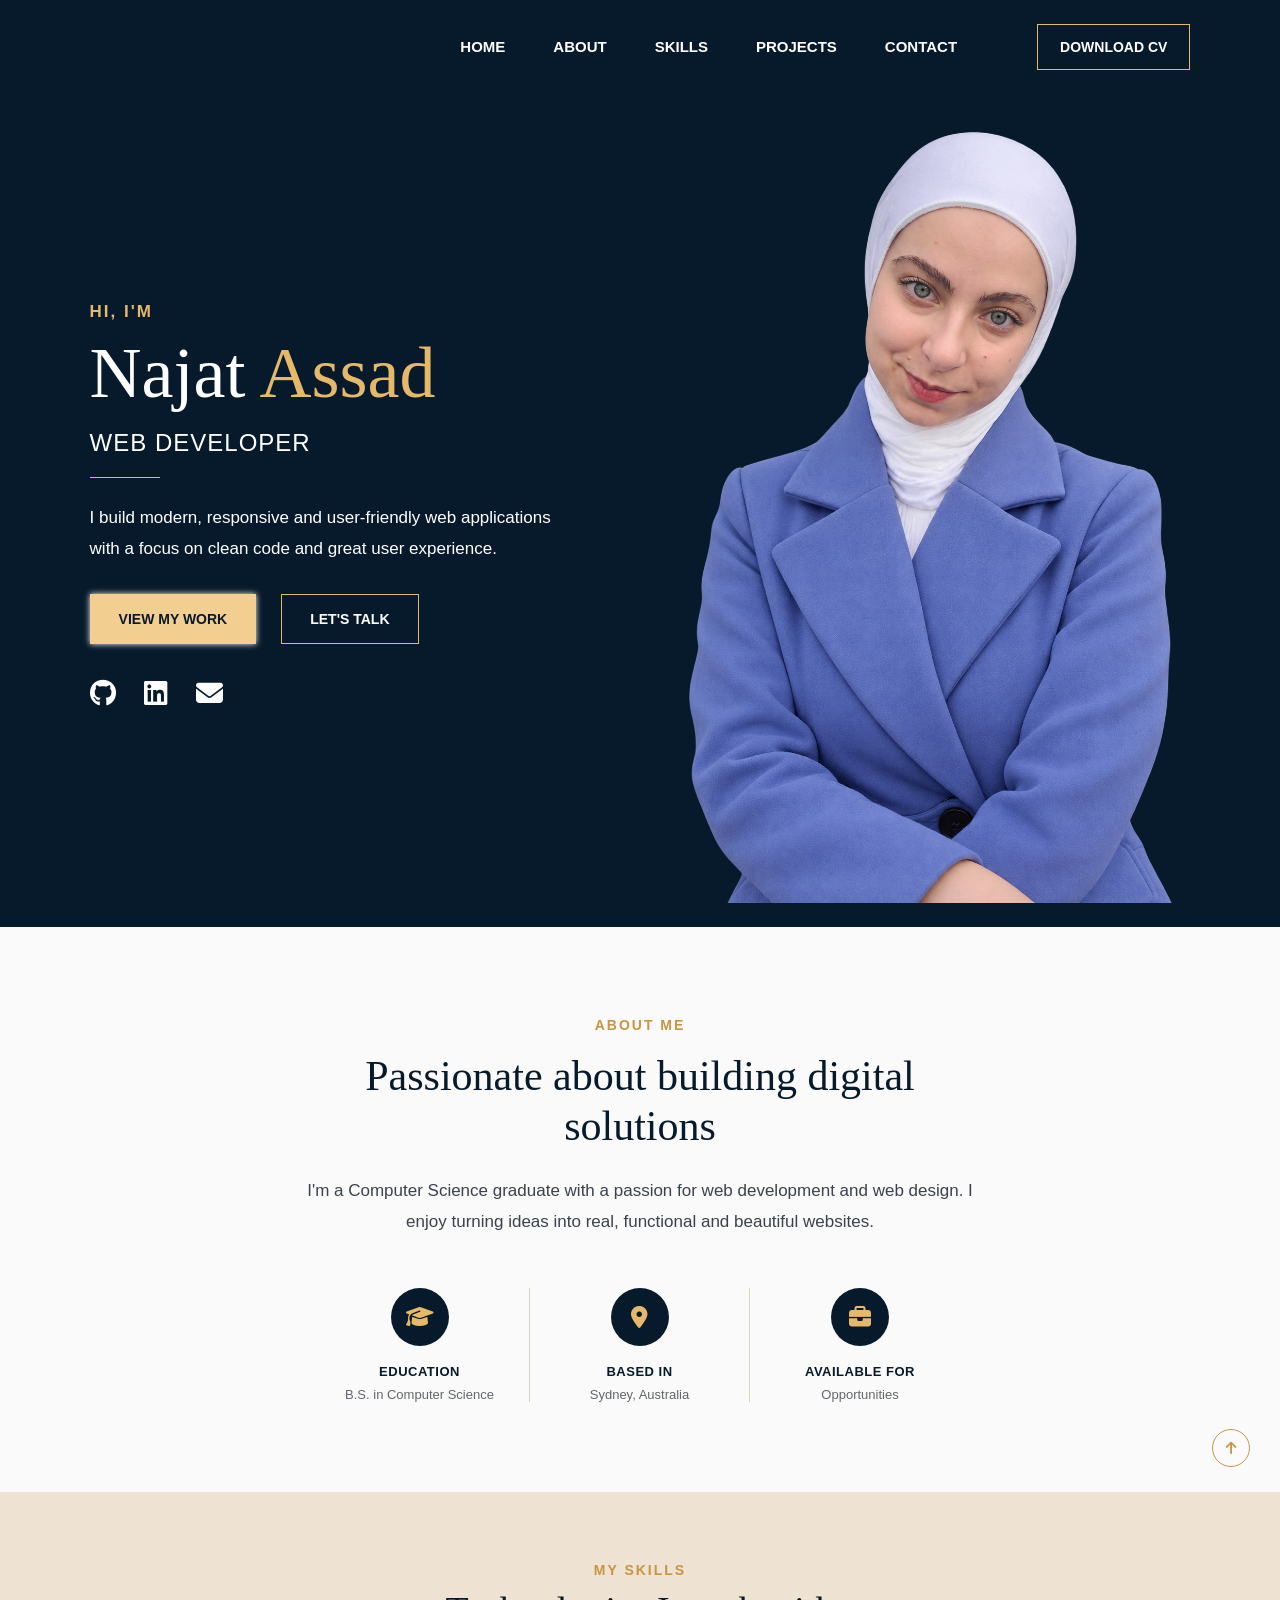
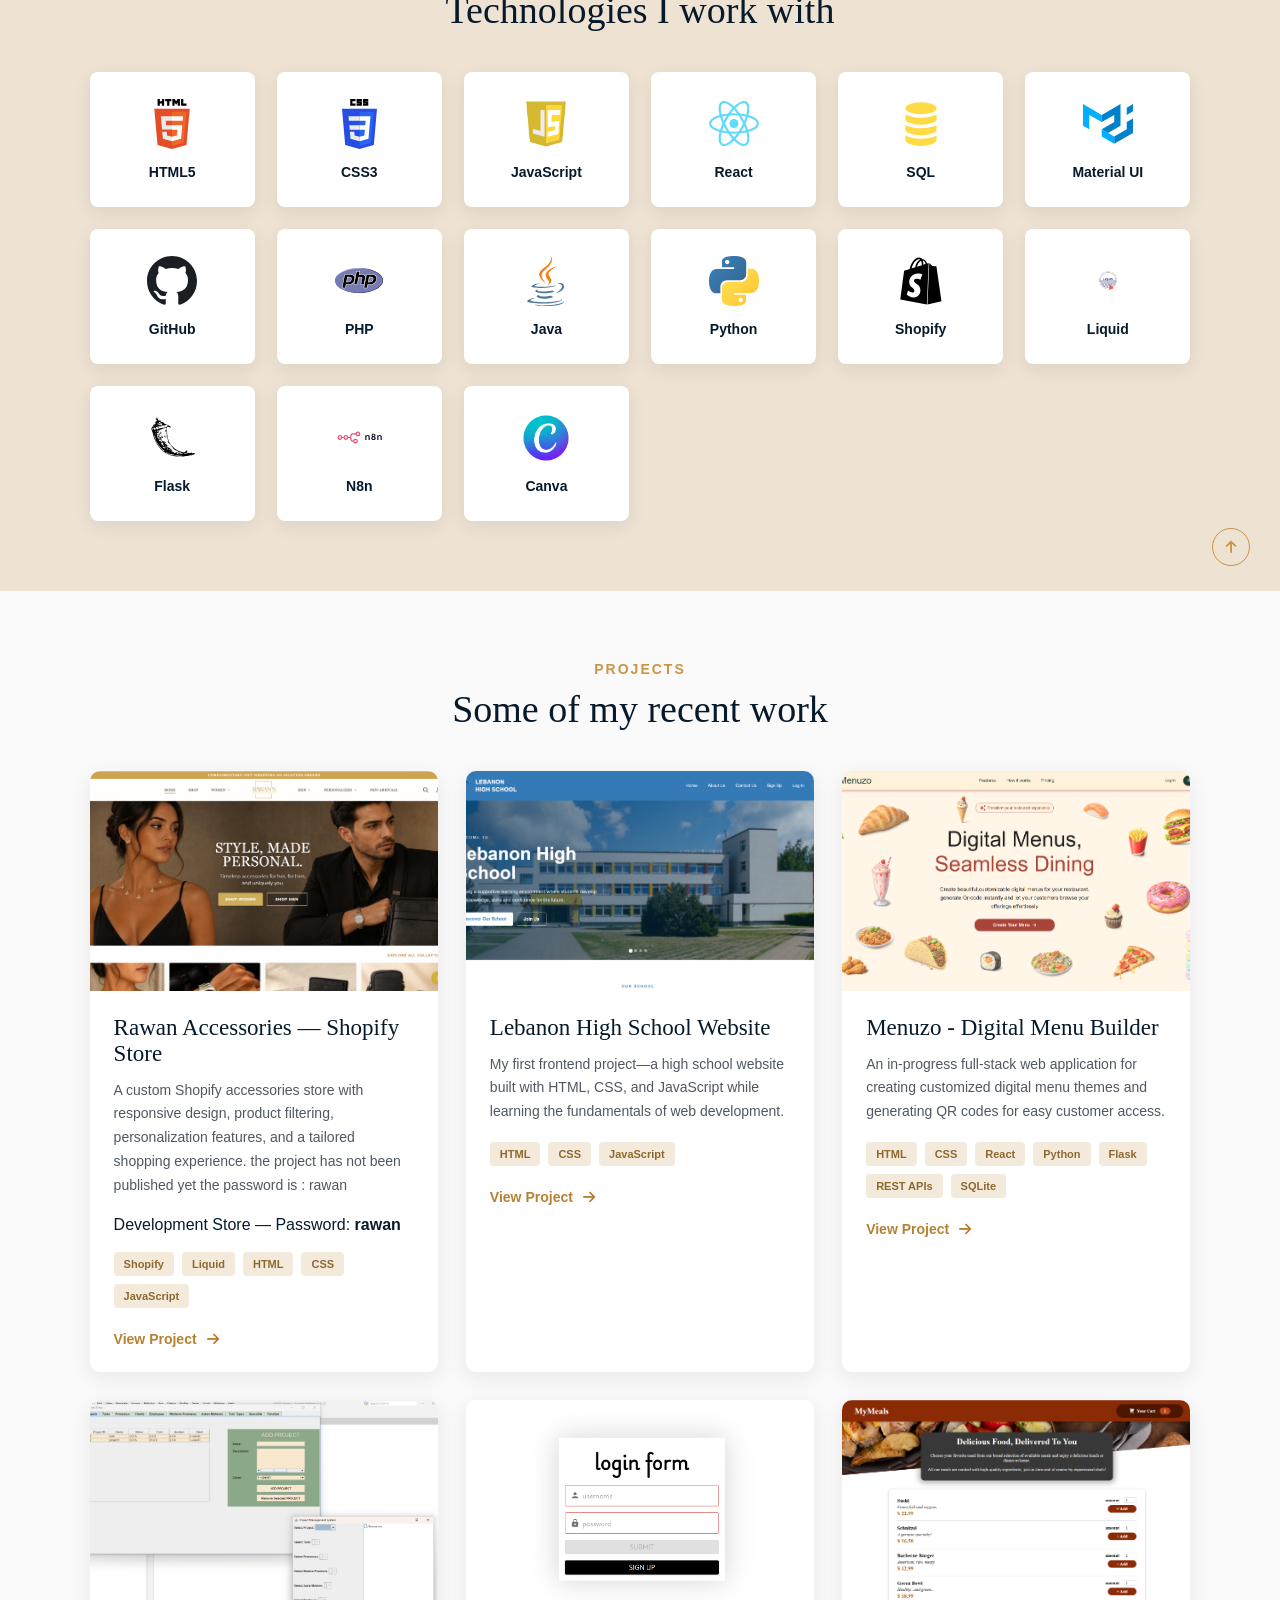
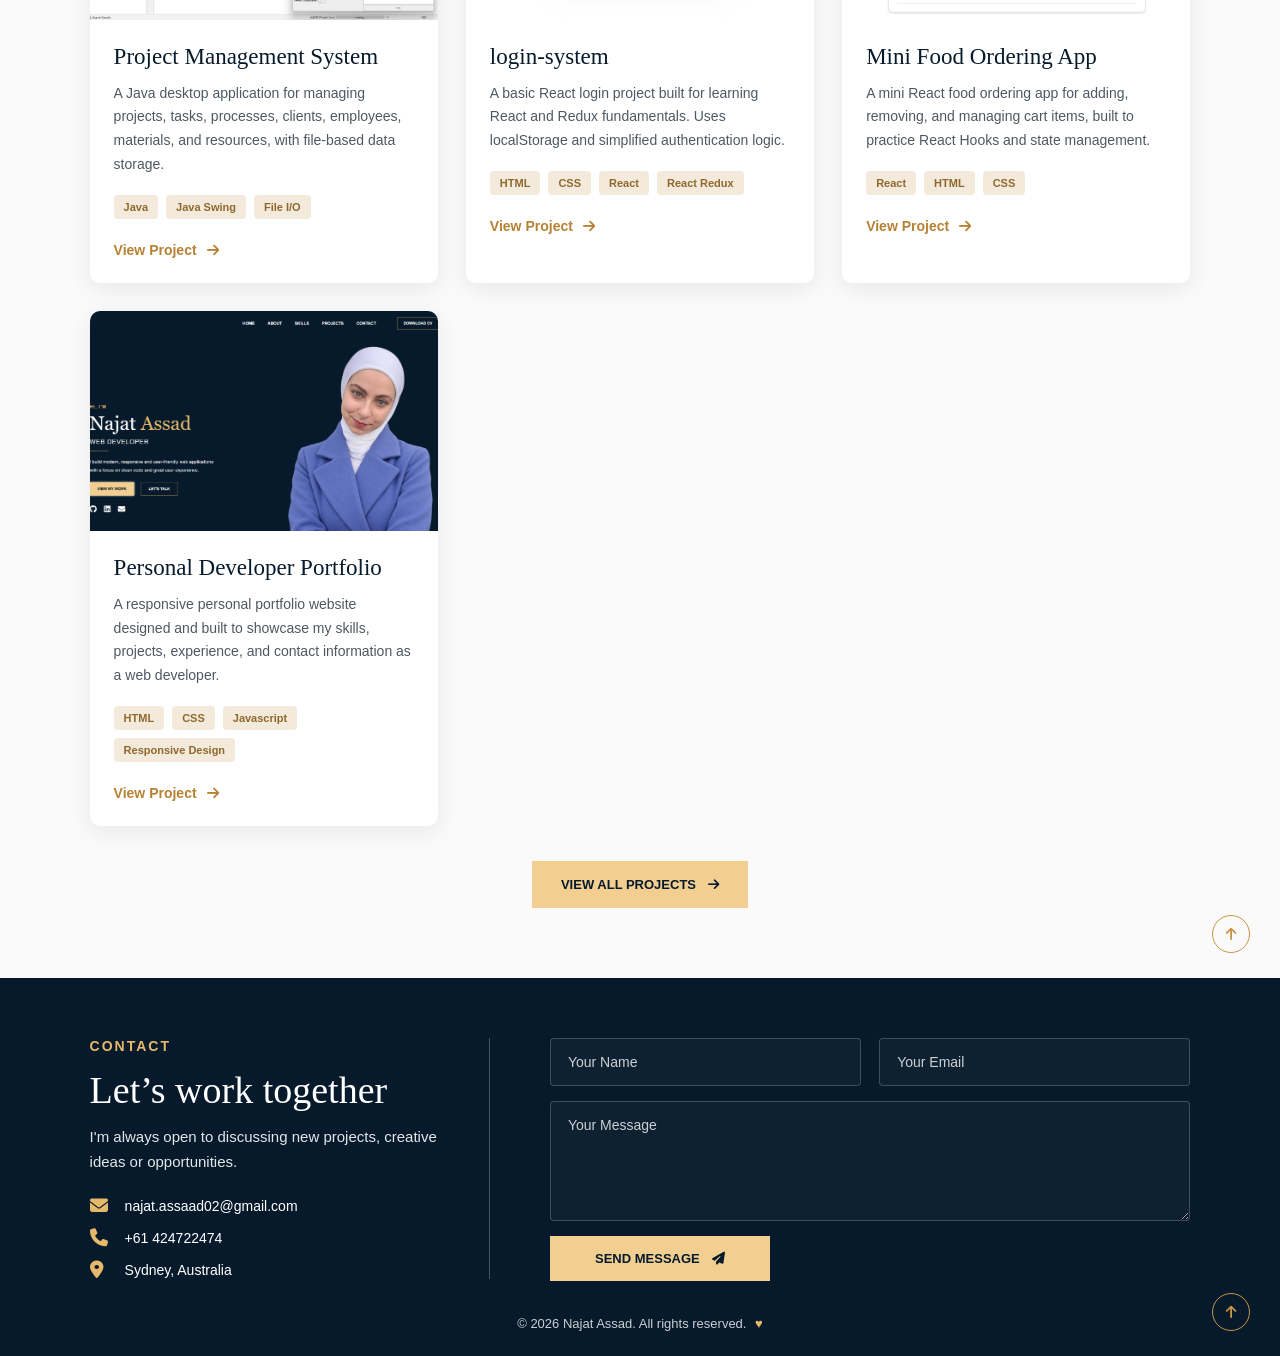
<file: index.html>
<!DOCTYPE html>
<html lang="en">

<head>
    <meta charset="UTF-8">

    <meta name="viewport" content="width=device-width, initial-scale=1.0">

    <title>Najat Assad | Web Developer</title>

    <link rel="stylesheet" href="css/style.css">

    <link rel="stylesheet" href="https://cdnjs.cloudflare.com/ajax/libs/font-awesome/6.5.2/css/all.min.css">

    <script src="javascript/script.js" defer></script>
</head>

<body>

    <section class="hero" id="home">

        <nav class="navbar">

            <ul class="nav-links" id="navLinks">
                <li><a href="#home">Home</a></li>
                <li><a href="#about">About</a></li>
                <li><a href="#skills">Skills</a></li>
                <li><a href="#projects">Projects</a></li>
                <li><a href="#contact">Contact</a></li>
                <li class="mobile-cv">
                    <a href="assets/cv/Najat-Assad-CV.pdf" class="download-btn" download="Najat-Assad-CV.pdf">
                        Download CV
                    </a>
                </li>


            </ul>


            <a href="assets/cv/Najat-Assad-CV.pdf" class="download-btn desktop-cv" download="Najat-Assad-CV.pdf">
                Download CV
            </a>
            <button class="menu-toggle" id="menuToggle" aria-label="Open navigation menu">
                <i class="fa-solid fa-bars"></i>
            </button>
        </nav>


        <div class="hero-content">

            <div class="hero-text">

                <p class="intro">HI, I'M</p>

                <h1>
                    Najat <span>Assad</span>
                </h1>

                <h2>WEB DEVELOPER</h2>

                <div class="small-line"></div>

                <p class="hero-description">
                    I build modern, responsive and user-friendly
                    web applications with a focus on clean code
                    and great user experience.
                </p>

                <div class="hero-buttons">
                    <a href="#projects">View My Work</a>
                    <a href="#contact">Let's Talk</a>
                </div>

                <div class="social-links">
                    <a href="https://github.com/NajatAssaad" target="_blank" aria-label="GitHub">
                        <i class="fa-brands fa-github"></i>
                    </a>

                    <a href="https://www.linkedin.com/in/najat-assaad-ab8ab7291?utm_source=share&utm_campaign=share_via&utm_content=profile&utm_medium=android_app"
                        target="_blank" aria-label="LinkedIn">
                        <i class="fa-brands fa-linkedin"></i>
                    </a>

                    <a href="mailto:najat.assaad02@gmail.com" aria-label="Email">
                        <i class="fa-solid fa-envelope"></i>
                    </a>
                </div>

            </div>

            <div class="hero-image">
                <img src="assets/images/profile.png" alt="Najat Assad">
            </div>

        </div>

    </section>
    <section class="about" id="about">

        <div class="about-container">

            <p class="section-label">ABOUT ME</p>

            <h2>
                Passionate about building digital solutions
            </h2>

            <p class="about-description">
                I'm a Computer Science graduate with a passion for web development
                and web design. I enjoy turning ideas into real, functional and
                beautiful websites.
            </p>


            <div class="about-info">

                <div class="info-item">
                    <div class="info-icon">
                        <i class="fa-solid fa-graduation-cap"></i>
                    </div>

                    <h3>EDUCATION</h3>

                    <p>B.S. in Computer Science</p>
                </div>


                <div class="info-item">
                    <div class="info-icon">
                        <i class="fa-solid fa-location-dot"></i>
                    </div>

                    <h3>BASED IN</h3>

                    <p>Sydney, Australia</p>
                </div>


                <div class="info-item">
                    <div class="info-icon">
                        <i class="fa-solid fa-briefcase"></i>
                    </div>

                    <h3>AVAILABLE FOR</h3>

                    <p>Opportunities</p>
                </div>

            </div>

        </div>
        <a href="#home" class="back-to-top" aria-label="Back to top">
            <i class="fa-solid fa-arrow-up"></i>
        </a>
    </section>
    <section class="skills" id="skills">

        <div class="skills-container">

            <p class="section-label">MY SKILLS</p>

            <h2>Technologies I work with</h2>

            <div class="skills-grid">

                <div class="skill-card">
                    <img src="assets/logos/HTML5_logo_and_wordmark.svg" alt="HTML logo">
                    <p>HTML5</p>
                </div>

                <div class="skill-card">
                    <img src="assets/logos/CSS3_logo_and_wordmark.svg" alt="CSS logo">
                    <p>CSS3</p>
                </div>

                <div class="skill-card">
                    <img src="assets/logos/javascript.png" alt="JavaScript logo">
                    <p>JavaScript</p>
                </div>

                <div class="skill-card">
                    <img src="assets/logos/React-icon.svg" alt="React logo">
                    <p>React</p>
                </div>

                <div class="skill-card">
                    <img src="assets/logos/sql.svg" alt="SQL logo">
                    <p>SQL</p>
                </div>

                <div class="skill-card">
                    <img src="assets/logos/material-ui.svg" alt="Material UI logo">
                    <p>Material UI</p>
                </div>

                <div class="skill-card">
                    <img src="assets/logos/github.svg" alt="GitHub logo">
                    <p>GitHub</p>
                </div>

                <div class="skill-card">
                    <img src="assets/logos/PHP.svg" alt="PHP logo">
                    <p>PHP</p>
                </div>

                <div class="skill-card">
                    <img src="assets/logos/java.svg" alt="Java logo">
                    <p>Java</p>
                </div>

                <div class="skill-card">
                    <img src="assets/logos/Python.svg" alt="Python logo">
                    <p>Python</p>
                </div>

                <div class="skill-card">
                    <img src="assets/logos/shopify.svg" alt="Shopify logo">
                    <p>Shopify</p>
                </div>
                <div class="skill-card">
                    <img src="assets/logos/liquid.png" alt="Flask logo">
                    <p>Liquid</p>
                </div>
                <div class="skill-card">
                    <img src="assets/logos/Flask.svg" alt="Flask logo">
                    <p>Flask</p>
                </div>
                <div class="skill-card">
                    <img src="assets/logos/N8n.svg" alt="Flask logo">
                    <p>N8n</p>
                </div>
                <div class="skill-card">
                    <img src="assets/logos/canva.png" alt="Flask logo">
                    <p>Canva</p>
                </div>


            </div>

        </div>
        <a href="#home" class="back-to-top" aria-label="Back to top">
            <i class="fa-solid fa-arrow-up"></i>
        </a>
    </section>
    <section class="projects" id="projects">

        <div class="projects-container">

            <p class="section-label">PROJECTS</p>

            <h2>Some of my recent work</h2>


            <div class="projects-grid">


                <article class="project-card">

                    <div class="project-image">
                        <img src="assets/images/projects/rawan.png" alt="Project name website preview">
                    </div>

                    <div class="project-content">

                        <h3>Rawan Accessories — Shopify Store</h3>

                        <p class="project-description">
                            A custom Shopify accessories store with responsive design, product filtering,
                            personalization features, and a tailored shopping experience. the project has not been
                            published yet the password is : rawan
                        </p>
                        <p>
                            Development Store — Password: <strong>rawan</strong>
                        </p></br>
                        </p>

                        <div class="project-technologies">
                            <span>Shopify</span>
                            <span>Liquid</span>
                            <span>HTML</span>
                            <span>CSS</span>
                            <span>JavaScript</span>
                        </div>

                        <a href="https://rawans-accessories-pcpd6wc5.myshopify.com/" class="project-link"
                            target="_blank">
                            View Project
                            <i class="fa-solid fa-arrow-right"></i>
                        </a>

                    </div>

                </article>

                <article class="project-card">

                    <div class="project-image">
                        <img src="assets/images/projects/Lebanon High School.png" alt="Project name website preview">
                    </div>

                    <div class="project-content">

                        <h3>Lebanon High School Website</h3>

                        <p class="project-description">
                            My first frontend project—a high school website built with HTML, CSS, and JavaScript while
                            learning the fundamentals of web development.
                        </p>

                        <div class="project-technologies">
                            <span>HTML</span>
                            <span>CSS</span>
                            <span>JavaScript</span>
                        </div>

                        <a href="https://najatassaad.github.io/LHS-project/" class="project-link" target="_blank">
                            View Project
                            <i class="fa-solid fa-arrow-right"></i>
                        </a>

                    </div>

                </article>

                <article class="project-card">

                    <div class="project-image">
                        <img src="assets/images/projects/menuzo.png" alt="Project name website preview">
                    </div>

                    <div class="project-content">

                        <h3>Menuzo - Digital Menu Builder</h3>

                        <p class="project-description">
                            An in-progress full-stack web application for creating customized digital menu themes and
                            generating QR codes for easy customer access.
                        </p>

                        <div class="project-technologies">
                            <span>HTML</span>
                            <span>CSS</span>
                            <span>React</span>
                            <span>Python</span>
                            <span>Flask</span>
                            <span>REST APIs</span>
                            <span>SQLite</span>
                        </div>

                        <a href="https://github.com/NajatAssaad/Menuzo" class="project-link" target="_blank">
                            View Project
                            <i class="fa-solid fa-arrow-right"></i>
                        </a>

                    </div>

                </article>
                <article class="project-card">

                    <div class="project-image">
                        <img src="assets/images/projects/project managment java.png" alt="Project name website preview">
                    </div>

                    <div class="project-content">

                        <h3>Project Management System</h3>

                        <p class="project-description">
                            A Java desktop application for managing projects, tasks, processes, clients, employees,
                            materials, and resources, with file-based data storage.
                        </p>

                        <div class="project-technologies">
                            <span>Java</span>
                            <span>Java Swing</span>
                            <span>File I/O</span>
                        </div>

                        <a href="https://github.com/NajatAssaad/project-management-system-java" class="project-link"
                            target="_blank">
                            View Project
                            <i class="fa-solid fa-arrow-right"></i>
                        </a>

                    </div>

                </article>
                <article class="project-card">

                    <div class="project-image">
                        <img src="assets/images/projects/login-system.png" alt="Project name website preview">
                    </div>

                    <div class="project-content">

                        <h3>login-system</h3>

                        <p class="project-description">
                            A basic React login project built for learning React and Redux fundamentals. Uses
                            localStorage and simplified authentication logic.
                        </p>

                        <div class="project-technologies">
                            <span>HTML</span>
                            <span>CSS</span>
                            <span>React</span>
                            <span>React Redux</span>
                        </div>

                        <a href="https://github.com/NajatAssaad/login-system" class="project-link" target="_blank">
                            View Project
                            <i class="fa-solid fa-arrow-right"></i>
                        </a>

                    </div>

                </article>
                <article class="project-card">

                    <div class="project-image">
                        <img src="assets/images/projects/Mini Food Ordering App.png" alt="Project name website preview">
                    </div>

                    <div class="project-content">

                        <h3>Mini Food Ordering App</h3>

                        <p class="project-description">
                            A mini React food ordering app for adding, removing, and managing cart items, built to
                            practice React Hooks and state management.
                        </p>

                        <div class="project-technologies">
                            <span>React</span>
                            <span>HTML</span>
                            <span>CSS</span>
                        </div>

                        <a href="https://github.com/NajatAssaad/react-food-ordering-app-practice" class="project-link"
                            target="_blank">
                            View Project
                            <i class="fa-solid fa-arrow-right"></i>
                        </a>

                    </div>

                </article>
                <article class="project-card">

                    <div class="project-image">
                        <img src="assets/images/projects/portfolio.png" alt="Project name website preview">
                    </div>

                    <div class="project-content">

                        <h3>Personal Developer Portfolio</h3>

                        <p class="project-description">
                            A responsive personal portfolio website designed and built to showcase my skills, projects,
                            experience, and contact information as a web developer.
                        </p>

                        <div class="project-technologies">
                            <span>HTML</span>
                            <span>CSS</span>
                            <span>Javascript</span>
                            <span>Responsive Design</span>
                        </div>

                        <a href="https://najatassaad.github.io/NajatAssaad-portfolio/" class="project-link"
                            target="_blank">
                            View Project
                            <i class="fa-solid fa-arrow-right"></i>
                        </a>

                    </div>

                </article>
            </div>


            <div class="all-projects">
                <a href="https://github.com/NajatAssaad">
                    View All Projects
                    <i class="fa-solid fa-arrow-right"></i>
                </a>
            </div>

        </div>
        <a href="#home" class="back-to-top" aria-label="Back to top">
            <i class="fa-solid fa-arrow-up"></i>
        </a>
    </section>
    <footer class="footer" id="contact">

        <div class="footer-container">

            <div class="footer-content">

                <div class="contact-info">

                    <p class="section-label">CONTACT</p>

                    <h2>Let’s work together</h2>

                    <p class="contact-description">
                        I'm always open to discussing new projects,
                        creative ideas or opportunities.
                    </p>

                    <div class="contact-details">

                        <p>
                            <i class="fa-solid fa-envelope"></i>
                            <a href="mailto:YOUR_EMAIL">najat.assaad02@gmail.com</a>
                        </p>

                        <p>
                            <i class="fa-solid fa-phone"></i>
                            <a href="tel:YOUR_PHONE">+61 424722474</a>
                        </p>

                        <p>
                            <i class="fa-solid fa-location-dot"></i>
                            Sydney, Australia
                        </p>

                    </div>

                </div>


                <div class="contact-form-wrapper">

                    <form class="contact-form" action="https://formspree.io/f/moeaddvk" method="POST">

                        <div class="form-row">

                            <input type="text" name="name" placeholder="Your Name" required>

                            <input type="email" name="email" placeholder="Your Email" required>

                        </div>

                        <textarea name="message" placeholder="Your Message" required></textarea>

                        <button type="submit">
                            Send Message
                            <i class="fa-solid fa-paper-plane"></i>
                        </button>

                    </form>

                </div>

            </div>


            <div class="footer-bottom">

                <p>
                    © 2026 Najat Assad. All rights reserved.
                    <span>♥</span>
                </p>

            </div>

        </div>
        <a href="#home" class="back-to-top" aria-label="Back to top">
            <i class="fa-solid fa-arrow-up"></i>
        </a>
    </footer>
</body>

</html>
</file>
<file: css/style.css>
/* =========================
   GLOBAL
========================= */

* {
    margin: 0;
    padding: 0;
    box-sizing: border-box;
}

html {
    scroll-behavior: smooth;
}

body {
    font-family: Arial, sans-serif;
}

a {
    text-decoration: none;
    color: inherit;
}


/* =========================
   HERO SECTION
========================= */

.hero {
    min-height: 100vh;
    background: #071a2b;
    padding: 24px 7%;
}


/* =========================
   NAVBAR
========================= */

.navbar {
    display: flex;
    justify-content: space-between;
    align-items: center;
    max-width: 1300px;
    margin: 0 auto;
}

.nav-links {
    display: flex;
    align-items: center;
    gap: 48px;
    list-style: none;
    margin-left: auto;
    margin-right: 80px;
}

.nav-links a {
    position: relative;
    font-size: 15px;
    font-weight: 600;
    text-transform: uppercase;
    color: white;
    padding-bottom: 10px;
    transition: color 0.3s ease;
}

.nav-links a:hover {
    color: #e6b86a;
}

/* underline animation */

.nav-links a::after {
    content: "";
    position: absolute;
    left: 0;
    bottom: 0;
    width: 0;
    height: 2px;
    background: #e6b86a;
    transition: width 0.3s ease;
}

.nav-links a:hover::after {
    width: 100%;
}


/* =========================
   DOWNLOAD CV BUTTON
========================= */

.download-btn {
    border: 1px solid #e6b86a;
    padding: 14px 22px;
    font-size: 14px;
    font-weight: 600;
    text-transform: uppercase;
    color: white;
    transition: background-color 0.3s ease, color 0.3s ease;
}

.download-btn:hover {
    background: #e6b86a;
    color: #071a2b;
}


/* =========================
   HERO CONTENT
========================= */

.hero-content {
    max-width: 1300px;
    margin: 40px auto 0;
    display: flex;
    justify-content: space-between;
    align-items: center;
    min-height: calc(100vh - 120px);
}


/* =========================
   HERO TEXT
========================= */

.hero-text {
    width: 47%;
    color: #ffff;
}

.intro {
    color: #e6b86a;
    font-size: 17px;
    font-weight: 600;
    letter-spacing: 2px;
    margin-bottom: 15px;
}

.hero-text h1 {
    font-family: Georgia, serif;
    font-size: 72px;
    font-weight: 500;
    line-height: 1;
    margin-bottom: 20px;
}

.hero-text h1 span {
    color: #e6b86a;
}

.hero-text h2 {
    font-size: 24px;
    font-weight: 500;
    letter-spacing: 1px;
    margin-bottom: 20px;
}

.small-line {
    width: 70px;
    height: 1px;
    background: #e6b86a;
    margin-bottom: 25px;
}

.hero-description {
    max-width: 480px;
    font-size: 17px;
    line-height: 1.8;
    margin-bottom: 30px;
}


/* =========================
   HERO BUTTONS
========================= */

.hero-buttons {
    display: flex;
    align-items: center;
    gap: 25px;
    margin-bottom: 35px;
}

.hero-buttons a {
    padding: 16px 28px;
    font-size: 14px;
    font-weight: 600;
    text-transform: uppercase;
    transition:
        background-color 0.3s ease,
        color 0.3s ease,
        transform 0.3s ease;
}


/* first button */

.hero-buttons a:first-child {
    background: #f2cf91;
    color: #071a2b;
    border: 1px solid #f2cf91;
    box-shadow: 0px 0px 6px 0px white;
}

.hero-buttons a:first-child:hover {
    background: #e6b86a;
    transform: translateY(-2px);
}


/* second button */

.hero-buttons a:last-child {
    border: 1px solid #e6b86a;
}

.hero-buttons a:last-child:hover {
    background: #e6b86a;
    color: #071a2b;

    transform: translateY(-2px);
}


/* =========================
   SOCIAL LINKS
========================= */

.social-links {
    display: flex;
    align-items: center;
    gap: 28px;
}

.social-links a {
    font-size: 27px;
    transition: color 0.3s ease, transform 0.3s ease;
}

.social-links a:hover {
    color: #e6b86a;
    transform: translateY(-3px);
}

/* =========================
   HERO IMAGE
========================= */

.hero-image {
    width: 48%;
    display: flex;
    justify-content: flex-end;
    align-items: flex-end;
    align-self: stretch;
}

.hero-image img {
    width: 100%;
    max-width: 590px;
    height: 100%;
    object-fit: cover;
    object-position: center top;
    display: block;
}

.menu-toggle {
    display: none;
}

.mobile-cv {
    display: none;
}


/* =========================
   ABOUT
========================= */

.about {
    background-color: #fbfafa;
    color: #071a2b;
    padding: 90px 7%;
}

.about-container {
    max-width: 900px;
    margin: 0 auto;
    text-align: center;
}


/* ABOUT LABEL */

.section-label {
    color: #c99545;
    font-size: 14px;
    font-weight: 600;
    letter-spacing: 2px;
    margin-bottom: 18px;
}


/* ABOUT HEADING */

.about h2 {
    max-width: 700px;
    margin: 0 auto 25px;
    font-family: Georgia, serif;
    font-size: 42px;
    font-weight: 500;
    line-height: 1.2;
}


/* DESCRIPTION */

.about-description {
    max-width: 700px;
    margin: 0 auto 50px;
    font-size: 17px;
    line-height: 1.8;
    color: #39424e;
}


/* =========================
   ABOUT INFORMATION
========================= */

.about-info {
    display: flex;
    justify-content: center;
    align-items: stretch;
}

.info-item {
    width: 220px;
    padding: 0 30px;
}


/* DIVIDERS */

.info-item:not(:last-child) {
    border-right: 1px solid #d8d0c4;
}


/* ICON CIRCLE */

.info-icon {
    width: 58px;
    height: 58px;
    margin: 0 auto 18px;
    display: flex;
    justify-content: center;
    align-items: center;
    background-color: #071a2b;
    color: #e6b86a;
    border-radius: 50%;
    font-size: 22px;
}


/* INFORMATION TEXT */

.info-item h3 {
    font-size: 13px;
    letter-spacing: 0.5px;
    margin-bottom: 8px;
}

.info-item p {
    font-size: 13px;
    color: #62666c;
}

/* =========================
   SKILLS SECTION
========================= */

.skills {
    background-color: #eee2d2;
    color: #071a2b;
    padding: 70px 7%;
}

.skills-container {
    max-width: 1200px;
    margin: 0 auto;
    text-align: center;
}


/* =========================
   SKILLS HEADING
========================= */

.skills .section-label {
    color: #c99545;
    font-size: 14px;
    font-weight: 600;
    letter-spacing: 2px;
    margin-bottom: 10px;
}

.skills h2 {
    font-family: Georgia, serif;
    font-size: 38px;
    font-weight: 500;
    margin-bottom: 40px;
}


/* =========================
   SKILLS GRID
========================= */

.skills-grid {
    display: grid;
    grid-template-columns: repeat(6, 1fr);
    gap: 22px;
}


/* =========================
   SKILL CARD
========================= */

.skill-card {
    min-height: 135px;
    background-color: #ffffff;
    border-radius: 8px;
    padding: 20px 15px;
    display: flex;
    flex-direction: column;
    justify-content: center;
    align-items: center;
    gap: 15px;
    box-shadow: 0 5px 18px rgba(7, 26, 43, 0.08);
    transition: transform 0.3s ease, box-shadow 0.3s ease;
}


/* CARD HOVER */

.skill-card:hover {
    transform: translateY(-6px);
    box-shadow: 0 10px 25px rgba(7, 26, 43, 0.15);
}


/* =========================
   TECHNOLOGY LOGOS
========================= */

.skill-card img {
    width: 50px;
    height: 50px;
    object-fit: contain;
    display: block;
}


/* =========================
   TECHNOLOGY NAME
========================= */

.skill-card p {
    color: #071a2b;
    font-size: 14px;
    font-weight: 600;
    margin: 0;
}

/* =========================
   PROJECTS
========================= */

.projects {
    background-color: #fbfafa;
    color: #071a2b;
    padding: 70px 7%;
}

.projects-container {
    max-width: 1200px;
    margin: 0 auto;
    text-align: center;
}


/* =========================
   PROJECTS HEADING
========================= */

.projects .section-label {
    margin-bottom: 10px;
}

.projects h2 {
    font-family: Georgia, serif;
    font-size: 38px;
    font-weight: 500;
    margin-bottom: 40px;
}


/* =========================
   PROJECTS GRID
========================= */

.projects-grid {
    display: grid;
    grid-template-columns: repeat(3, 1fr);
    gap: 28px;
    text-align: left;
}

/* =========================
   PROJECT CARD
========================= */

.project-card {
    background-color: #ffffff;
    border-radius: 10px;
    overflow: hidden;
    box-shadow: 0 6px 22px rgba(7, 26, 43, 0.08);
    transition: transform 0.3s ease, box-shadow 0.3s ease;
}

.project-card:hover {
    transform: translateY(-6px);
    box-shadow: 0 12px 30px rgba(7, 26, 43, 0.14);
}


/* =========================
   PROJECT IMAGE
========================= */

.project-image {
    width: 100%;
    height: 220px;
    overflow: hidden;
}

.project-image img {
    width: 100%;
    height: 100%;
    object-fit: cover;
    display: block;
    transition: transform 0.4s ease;
}

.project-card:hover .project-image img {
    transform: scale(1.04);
}


/* =========================
   PROJECT CONTENT
========================= */

.project-content {
    padding: 24px;
}

.project-content h3 {
    font-family: Georgia, serif;
    font-size: 23px;
    font-weight: 500;
    margin-bottom: 12px;
}

.project-description {
    color: #4f5862;
    font-size: 14px;
    line-height: 1.7;
    margin-bottom: 18px;
}


/* =========================
   TECHNOLOGIES
========================= */

.project-technologies {
    display: flex;
    flex-wrap: wrap;
    gap: 8px;
    margin-bottom: 22px;
}

.project-technologies span {
    background-color: #f3eadc;
    color: #8f682d;
    padding: 6px 10px;
    border-radius: 4px;
    font-size: 11px;
    font-weight: 600;
}


/* =========================
   VIEW PROJECT
========================= */

.project-link {
    display: inline-flex;
    align-items: center;
    gap: 10px;
    color: #b68132;
    font-size: 14px;
    font-weight: 600;
    transition: color 0.3s ease;
}

.project-link i {
    transition: transform 0.3s ease;
}

.project-link:hover {
    color: #071a2b;
}

.project-link:hover i {
    transform: translateX(5px);
}


/* =========================
   VIEW ALL PROJECTS
========================= */

.all-projects {
    margin-top: 35px;
}

.all-projects a {
    display: inline-flex;
    align-items: center;
    gap: 12px;
    background-color: #f2cf91;
    color: #071a2b;
    padding: 15px 28px;
    font-size: 13px;
    font-weight: 600;
    text-transform: uppercase;
    border: 1px solid #f2cf91;
    transition: background-color 0.3s ease, transform 0.3s ease;
}

.all-projects a:hover {
    background-color: #e6b86a;
    transform: translateY(-2px);
}

.all-projects i {
    transition: transform 0.3s ease;
}

.all-projects a:hover i {
    transform: translateX(4px);
}

/* =========================
   FOOTER / CONTACT
========================= */

.footer {
    background-color: #071a2b;
    color: white;
    padding: 60px 7% 25px;
}

.footer-container {
    max-width: 1200px;
    margin: 0 auto;
}

/* =========================
   FOOTER CONTENT
========================= */

.footer-content {
    display: grid;
    grid-template-columns: 1fr 1.6fr;
    gap: 60px;
    align-items: start;
}


/* =========================
   CONTACT INFO
========================= */

.contact-info {
    padding-right: 50px;
    border-right: 1px solid rgba(255, 255, 255, 0.25);
}

.footer .section-label {
    color: #e6b86a;

    margin-bottom: 14px;
}

.contact-info h2 {
    font-family: Georgia, serif;

    font-size: 38px;
    font-weight: 500;

    margin-bottom: 12px;
}

.contact-description {
    max-width: 400px;

    font-size: 15px;
    line-height: 1.7;

    color: #e3e6e8;

    margin-bottom: 22px;
}


/* =========================
   CONTACT DETAILS
========================= */

.contact-details {
    display: flex;
    flex-direction: column;

    gap: 14px;
}

.contact-details p {
    display: flex;
    align-items: center;

    gap: 15px;

    font-size: 14px;
}

.contact-details i {
    width: 20px;

    color: #e6b86a;

    font-size: 18px;
}

.contact-details a {
    transition: color 0.3s ease;
}

.contact-details a:hover {
    color: #e6b86a;
}


/* =========================
   CONTACT FORM
========================= */

.contact-form {
    display: flex;
    flex-direction: column;

    gap: 15px;
}

.form-row {
    display: grid;

    grid-template-columns: 1fr 1fr;

    gap: 18px;
}

.contact-form input,
.contact-form textarea {
    width: 100%;

    background-color: rgba(255, 255, 255, 0.03);

    border: 1px solid rgba(255, 255, 255, 0.2);

    color: white;

    font-family: inherit;

    font-size: 14px;

    padding: 15px 17px;

    outline: none;

    border-radius: 4px;

    transition: border-color 0.3s ease;
}

.contact-form input:focus,
.contact-form textarea:focus {
    border-color: #e6b86a;
}

.contact-form input::placeholder,
.contact-form textarea::placeholder {
    color: #cbd0d5;
}

.contact-form textarea {
    min-height: 120px;

    resize: vertical;
}


/* =========================
   SEND BUTTON
========================= */

.contact-form button {
    width: 220px;

    display: inline-flex;
    justify-content: center;
    align-items: center;

    gap: 12px;

    background-color: #f2cf91;
    color: #071a2b;

    border: 1px solid #f2cf91;

    padding: 14px 20px;

    font-size: 13px;
    font-weight: 600;

    text-transform: uppercase;

    cursor: pointer;

    transition:
        background-color 0.3s ease,
        transform 0.3s ease;
}

.contact-form button:hover {
    background-color: #e6b86a;

    transform: translateY(-2px);
}


/* =========================
   FOOTER BOTTOM
========================= */

.footer-bottom {
    margin-top: 35px;

    text-align: center;
}

.footer-bottom p {
    font-size: 13px;

    color: #cbd0d5;
}

.footer-bottom span {
    color: #e6b86a;

    margin-left: 5px;
}

/* =========================
   BACK TO TOP ARROW
========================= */

.about,
.skills,
.projects,
.footer {
    position: relative;
}

.back-to-top {
    position: absolute;
    right: 30px;
    bottom: 25px;
    width: 38px;
    height: 38px;
    display: flex;
    align-items: center;
    justify-content: center;
    border: 1px solid #c99545;
    border-radius: 50%;
    color: #c99545;
    font-size: 14px;
    transition: background-color 0.3s ease, color 0.3s ease, transform 0.3s ease;
}

.back-to-top:hover {
    background-color: #c99545;
    color: #ffffff;
    transform: translateY(-3px);
}

body.menu-open {
    overflow: hidden;
}

@media (max-width: 768px) {

    .hero {
        min-height: 100vh;
        padding: 20px 24px 40px;
    }


    /* =========================
       NAVBAR
    ========================= */

    .navbar {
        width: 100%;
        position: relative;
        z-index: 1000;
    }

    .desktop-cv {
        display: none;
    }

    .menu-toggle {
        display: block;
        margin-left: auto;
        border: none;
        background: transparent;
        color: white;
        font-size: 28px;
        cursor: pointer;
        position: relative;
        z-index: 1100;
    }


    /* right-side mobile menu */

    .nav-links {
        position: fixed;
        top: 0;
        right: -100%;
        width: 100%;
        height: 100vh;
        background: #071a2b;
        flex-direction: column;
        align-items: flex-start;
        justify-content: space-evenly;
        padding: 40% 35px;
        margin: 0;
        transition: right 0.35s ease;
        box-shadow: -8px 0 25px rgba(0, 0, 0, 0.25);
        z-index: 1050;
        text-align: center;
    }

    .nav-links.active {
        right: 0;
    }

    .nav-links li {
        width: 100%;
    }

    .nav-links a {
        font-size: 20px;

    }

    .mobile-cv {
        display: block;
    }

    .mobile-cv .download-btn {
        width: 100%;
        text-align: center;
        display: block;
    }

    /* =========================
       HERO LAYOUT
    ========================= */

    .hero-content {
        min-height: auto;
        margin-top: 35px;
        display: flex;
        flex-direction: column;
        align-items: center;
        gap: 30px;
    }

    /* =========================
       IMAGE FIRST
    ========================= */

    .hero-image {
        width: 100%;
        order: 1;
        align-self: auto;
        display: flex;
        justify-content: center;
        align-items: center;
    }

    .hero-image img {
        width: 220px;
        height: 220px;
        border-radius: 50%;
        object-fit: cover;
        object-position: center top;
        border: 4px solid #e6b86a;
        max-width: none;
    }


    /* =========================
       TEXT UNDER IMAGE
    ========================= */

    .hero-text {
        width: 100%;
        order: 2;
        text-align: center;
    }

    .intro {
        font-size: 14px;
        margin-bottom: 10px;
    }

    .hero-text h1 {
        font-size: 46px;
        line-height: 1.1;
        margin-bottom: 14px;
    }

    .hero-text h2 {
        font-size: 18px;
        margin-bottom: 16px;
    }

    .small-line {
        margin: 0 auto 20px;
        width: 50px;
    }

    .hero-description {
        max-width: 100%;
        font-size: 15px;
        line-height: 1.7;
        margin-bottom: 25px;
    }


    /* =========================
       BUTTONS
    ========================= */

    .hero-buttons {
        justify-content: center;
        gap: 12px;
        margin-bottom: 28px;
    }

    .hero-buttons a {
        padding: 13px 18px;

        font-size: 12px;
    }


    /* =========================
       SOCIAL ICONS
    ========================= */

    .social-links {
        justify-content: center;
        gap: 24px;
    }

    .social-links a {
        font-size: 24px;
    }

    /* =========================
   ABOUT - MOBILE
========================= */

    .about {
        padding: 60px 24px;
    }

    .about-container {
        max-width: 100%;
    }


    /* LABEL */

    .section-label {
        font-size: 12px;
        letter-spacing: 1.5px;
        margin-bottom: 14px;
    }


    /* HEADING */

    .about h2 {
        max-width: 100%;
        font-size: 32px;
        line-height: 1.25;
        margin-bottom: 20px;
    }


    /* DESCRIPTION */

    .about-description {
        max-width: 100%;
        font-size: 15px;
        line-height: 1.7;
        margin-bottom: 40px;
    }


    /* INFO ITEMS */

    .about-info {
        flex-direction: column;
        align-items: center;
        gap: 30px;
    }

    .info-item {
        width: 100%;
        max-width: 280px;

        padding: 0 0 30px;
    }


    /* remove desktop vertical divider */

    .info-item:not(:last-child) {
        border-right: none;

        border-bottom: 1px solid #d8d0c4;
    }


    /* last item does not need bottom spacing */

    .info-item:last-child {
        padding-bottom: 0;
    }


    /* ICON */

    .info-icon {
        width: 54px;
        height: 54px;

        font-size: 20px;

        margin-bottom: 15px;
    }


    /* TEXT */

    .info-item h3 {
        font-size: 12px;
        margin-bottom: 7px;
    }

    .info-item p {
        font-size: 13px;
    }

    /* =========================
   SKILLS - MOBILE
========================= */

    .skills {
        padding: 64px 24px 90px;
    }

    .skills-container {
        max-width: 100%;
    }


    /* HEADING */

    .skills .section-label {
        font-size: 12px;
        letter-spacing: 1.5px;
        margin-bottom: 10px;
    }

    .skills h2 {
        font-size: 30px;
        line-height: 1.25;
        margin-bottom: 35px;
    }


    /* GRID */

    .skills-grid {
        grid-template-columns: repeat(2, 1fr);
        gap: 15px;
    }


    /* CARD */

    .skill-card {
        min-height: 120px;

        padding: 18px 10px;

        gap: 12px;
    }


    /* LOGOS */

    .skill-card img {
        width: 42px;
        height: 42px;
    }


    /* SKILL NAME */

    .skill-card p {
        font-size: 13px;
    }


    /* REMOVE HOVER MOVEMENT ON MOBILE */

    .skill-card:hover {
        transform: none;
    }

    /* =========================
   PROJECTS - MOBILE
========================= */

    .projects {
        padding: 60px 24px;
    }

    .projects-container {
        max-width: 100%;
    }


    /* HEADING */

    .projects .section-label {
        font-size: 12px;
        letter-spacing: 1.5px;
        margin-bottom: 10px;
    }

    .projects h2 {
        font-size: 30px;
        line-height: 1.25;
        margin-bottom: 35px;
    }


    /* GRID */

    .projects-grid {
        grid-template-columns: 1fr;
        gap: 22px;
    }


    /* PROJECT CARD */

    .project-card {
        border-radius: 8px;
    }


    /* IMAGE */

    .project-image {
        height: 200px;
    }

    .project-image img {
        object-fit: cover;
    }


    /* CONTENT */

    .project-content {
        padding: 20px;
    }

    .project-content h3 {
        font-size: 21px;
        margin-bottom: 10px;
    }

    .project-description {
        font-size: 14px;
        line-height: 1.6;
        margin-bottom: 16px;
    }


    /* TECHNOLOGIES */

    .project-technologies {
        gap: 7px;
        margin-bottom: 18px;
    }

    .project-technologies span {
        padding: 5px 9px;
        font-size: 10px;
    }


    /* VIEW PROJECT */

    .project-link {
        font-size: 13px;
    }


    /* VIEW ALL PROJECTS */

    .all-projects {
        margin-top: 30px;
    }

    .all-projects a {
        padding: 14px 22px;
        font-size: 12px;
    }


    /* REMOVE DESKTOP HOVER MOVEMENT */

    .project-card:hover {
        transform: none;
    }

    .project-card:hover .project-image img {
        transform: none;
    }

    /* =========================
   PROJECTS - MOBILE
========================= */

    .projects {
        padding: 60px 24px;
    }

    .projects-container {
        max-width: 100%;
    }


    /* HEADING */

    .projects .section-label {
        font-size: 12px;
        letter-spacing: 1.5px;
        margin-bottom: 10px;
    }

    .projects h2 {
        font-size: 30px;
        line-height: 1.25;
        margin-bottom: 35px;
    }


    /* GRID */

    .projects-grid {
        grid-template-columns: 1fr;
        gap: 22px;
    }


    /* PROJECT CARD */

    .project-card {
        border-radius: 8px;
    }


    /* IMAGE */

    .project-image {
        height: 200px;
    }

    .project-image img {
        object-fit: cover;
    }


    /* CONTENT */

    .project-content {
        padding: 20px;
    }

    .project-content h3 {
        font-size: 21px;
        margin-bottom: 10px;
    }

    .project-description {
        font-size: 14px;
        line-height: 1.6;
        margin-bottom: 16px;
    }


    /* TECHNOLOGIES */

    .project-technologies {
        gap: 7px;
        margin-bottom: 18px;
    }

    .project-technologies span {
        padding: 5px 9px;
        font-size: 10px;
    }


    /* VIEW PROJECT */

    .project-link {
        font-size: 13px;
    }


    /* VIEW ALL PROJECTS */

    .all-projects {
        margin-top: 30px;
    }

    .all-projects a {
        padding: 14px 22px;
        font-size: 12px;
    }


    /* REMOVE DESKTOP HOVER MOVEMENT */

    .project-card:hover {
        transform: none;
    }

    .project-card:hover .project-image img {
        transform: none;
    }

    /* =========================
   FOOTER / CONTACT - MOBILE
========================= */

    .footer {
        padding: 60px 24px 25px;
    }

    .footer-container {
        max-width: 100%;
    }


    /* =========================
   MAIN CONTENT
========================= */

    .footer-content {
        grid-template-columns: 1fr;

        gap: 35px;
    }


    /* =========================
   CONTACT INFORMATION
========================= */

    .contact-info {
        padding-right: 0;
        padding-bottom: 35px;

        border-right: none;
        border-bottom: 1px solid rgba(255, 255, 255, 0.25);

        text-align: center;
    }

    .footer .section-label {
        font-size: 12px;

        margin-bottom: 12px;
    }

    .contact-info h2 {
        font-size: 30px;
        line-height: 1.2;

        margin-bottom: 12px;
    }

    .contact-description {
        max-width: 400px;

        margin: 0 auto 25px;

        font-size: 14px;
        line-height: 1.7;
    }


    /* =========================
   CONTACT DETAILS
========================= */

    .contact-details {
        align-items: center;

        gap: 15px;
    }

    .contact-details p {
        font-size: 13px;

        gap: 12px;
    }

    .contact-details i {
        font-size: 16px;
    }


    /* =========================
   FORM
========================= */

    .contact-form {
        gap: 14px;
    }


    /* Name and Email become vertical */

    .form-row {
        grid-template-columns: 1fr;

        gap: 14px;
    }

    .contact-form input,
    .contact-form textarea {
        font-size: 13px;

        padding: 14px 15px;
    }

    .contact-form textarea {
        min-height: 130px;
    }


    /* =========================
   SEND BUTTON
========================= */

    .contact-form button {
        width: 100%;

        padding: 14px 20px;

        font-size: 12px;
    }


    /* remove desktop hover movement */

    .contact-form button:hover {
        transform: none;
    }


    /* =========================
   COPYRIGHT
========================= */

    .footer-bottom {
        margin-top: 30px;

        padding-top: 20px;

        border-top: 1px solid rgba(255, 255, 255, 0.15);
    }

    .footer-bottom p {
        font-size: 11px;

        line-height: 1.6;
    }
}
</file>
